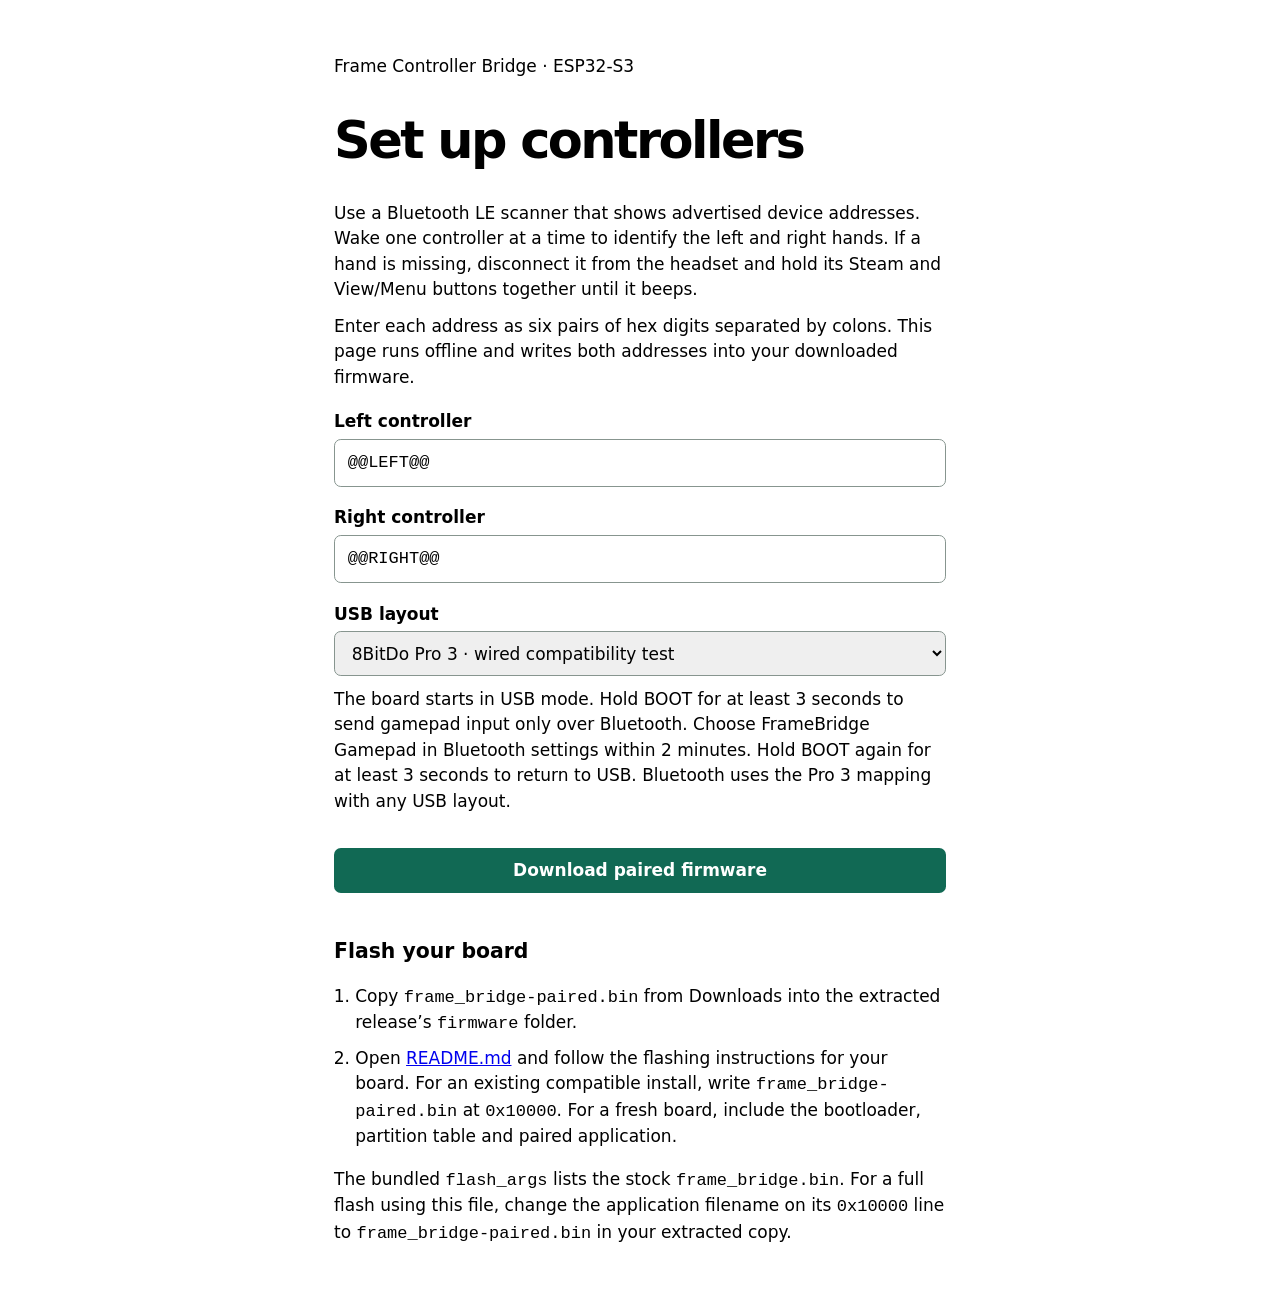
<file: source/release/setup-template.html>
<!doctype html>
<html lang="en">
<head>
<meta charset="utf-8"><meta name="viewport" content="width=device-width,initial-scale=1">
<title>Set up controllers · Frame Controller Bridge</title>
<style>
:root{color-scheme:light dark;font:17px/1.5 system-ui,sans-serif}
body{max-width:36rem;margin:6vh auto;padding:0 1.3rem}
h1{font-size:clamp(2rem,7vw,3rem);line-height:1.04;letter-spacing:-.05em}
label{display:block;font-weight:650;margin:1.1rem 0 .25rem}
input,select,button{box-sizing:border-box;font:inherit;border:1px solid #87958f;border-radius:.4rem;padding:.6rem .75rem;width:100%}
input{font-family:ui-monospace,monospace}button{background:#116954;color:white;border:0;margin-top:1.3rem;cursor:pointer;font-weight:650}
p{margin:.65rem 0}output{display:block;margin:1rem 0;font-weight:600}code{overflow-wrap:anywhere}
h2{font-size:1.2rem;margin:1.5rem 0 .4rem}li+li{margin-top:.55rem}ol{padding-left:1.25rem}
button:focus-visible,input:focus-visible,select:focus-visible,a:focus-visible{outline:3px solid #398a76;outline-offset:3px}
</style>
</head>
<body>
<main><p>Frame Controller Bridge · ESP32-S3</p><h1>Set up controllers</h1>
<p>Use a Bluetooth LE scanner that shows advertised device addresses. Wake one controller at a time to identify the left and right hands. If a hand is missing, disconnect it from the headset and hold its Steam and View/Menu buttons together until it beeps.</p>
<p>Enter each address as six pairs of hex digits separated by colons. This page runs offline and writes both addresses into your downloaded firmware.</p>
<form id="settings">
<label for="left">Left controller</label><input id="left" value="@@LEFT@@" required autocomplete="off" spellcheck="false" autocapitalize="characters">
<label for="right">Right controller</label><input id="right" value="@@RIGHT@@" required autocomplete="off" spellcheck="false" autocapitalize="characters">
<label for="layout">USB layout</label><select id="layout"><option value="2">8BitDo Pro 3 · wired compatibility test</option><option value="1">Standard · generic HID</option><option value="0">Extended · original 16-bit sticks</option></select>
<p>The board starts in USB mode. Hold BOOT for at least 3 seconds to send gamepad input only over Bluetooth. Choose FrameBridge Gamepad in Bluetooth settings within 2 minutes. Hold BOOT again for at least 3 seconds to return to USB. Bluetooth uses the Pro 3 mapping with any USB layout.</p>
<button type="submit">Download paired firmware</button>
</form>
<output id="message" aria-live="polite"></output>
<h2>Flash your board</h2>
<ol>
<li>Copy <code>frame_bridge-paired.bin</code> from Downloads into the extracted release’s <code>firmware</code> folder.</li>
<li>Open <a href="README.md">README.md</a> and follow the flashing instructions for your board. For an existing compatible install, write <code>frame_bridge-paired.bin</code> at <code>0x10000</code>. For a fresh board, include the bootloader, partition table and paired application.</li>
</ol>
<p>The bundled <code>flash_args</code> lists the stock <code>frame_bridge.bin</code>. For a full flash using this file, change the application filename on its <code>0x10000</code> line to <code>frame_bridge-paired.bin</code> in your extracted copy.</p>
</main>
<script type="application/octet-stream" id="image">@@IMAGE@@</script>
<script>
'use strict';
const layout = @@LAYOUT@@;
document.getElementById('layout').value = String(layout.defaultMode);

function address(text) {
  const value = text.trim().toUpperCase();
  if (!/^(?:[0-9A-F]{2}:){5}[0-9A-F]{2}$/.test(value))
    throw Error('Enter six pairs of hex digits separated by colons for each controller.');
  if (value === 'FF:FF:FF:FF:FF:FF' || value === '00:00:00:00:00:00')
    throw Error('Enter the advertised address for each controller. All-zero and all-FF addresses are reserved.');
  return value;
}

async function pairedImage(left, right, mode) {
  const addresses = [address(left), address(right)];
  if (addresses[0] === addresses[1]) throw Error('Choose a different address for each hand.');
  if (!['0', '1', '2'].includes(mode)) throw Error('Choose a USB layout.');
  if (!globalThis.crypto?.subtle) throw Error('Open the local setup file in a current Safari or Chrome browser.');
  const source = document.getElementById('image').textContent.trim();
  const bytes = Uint8Array.from(atob(source), char => char.charCodeAt(0));
  const fields = new TextEncoder().encode(addresses[0] + '\0' + addresses[1] + '\0');
  // XOR out the old record and XOR in its replacement inside the ESP segment checksum.
  function setByte(offset, value) {
    bytes[layout.checksum] ^= bytes[offset] ^ value;
    bytes[offset] = value;
  }
  for (const [i, value] of fields.entries()) setByte(layout.record + i, value);
  setByte(layout.record + fields.length, Number(mode));
  const hashAt = layout.checksum + 1;
  const digest = await crypto.subtle.digest('SHA-256', bytes.subarray(0, hashAt));
  bytes.set(new Uint8Array(digest), hashAt);
  return bytes;
}

document.getElementById('settings').addEventListener('submit', async event => {
  event.preventDefault();
  const button = event.currentTarget.querySelector('button');
  const message = document.getElementById('message');
  button.disabled = true;
  try {
    const get = id => document.getElementById(id).value;
    const bytes = await pairedImage(get('left'), get('right'), get('layout'));
    const url = URL.createObjectURL(new Blob([bytes], {type:'application/octet-stream'}));
    const a = document.createElement('a');
    a.href = url;
    a.download = 'frame_bridge-paired.bin';
    document.body.append(a);
    a.click();
    a.remove();
    setTimeout(() => URL.revokeObjectURL(url), 30000);
    message.textContent = 'Firmware prepared. Use frame_bridge-paired.bin in the flashing steps below.';
  } catch (error) {
    message.textContent = error.message;
  } finally {
    button.disabled = false;
  }
});
</script></body></html>
</file>
